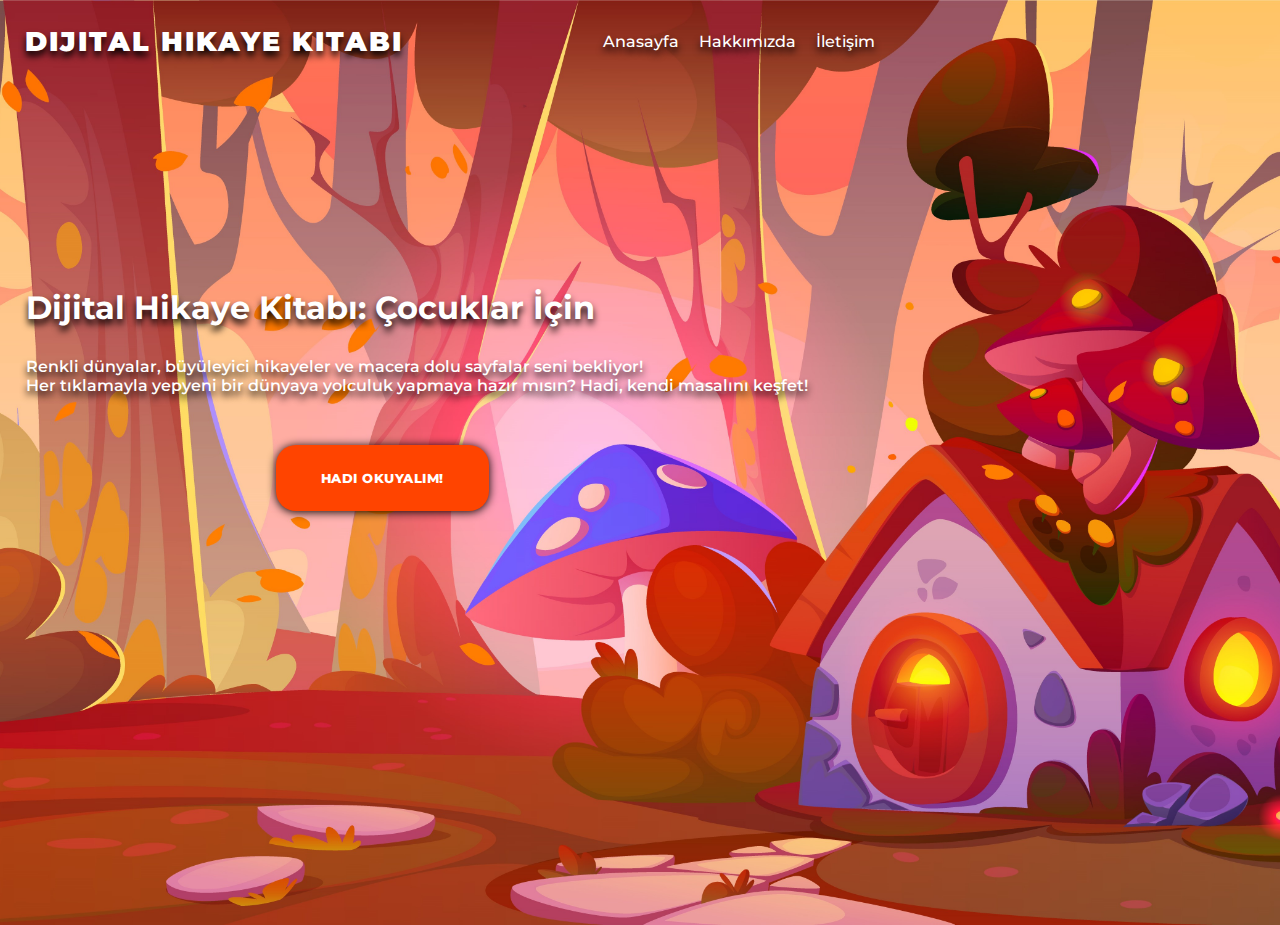
<file: index.html>
<!DOCTYPE html>
<html lang="en">
  <head>
    <meta charset="UTF-8" />
    <meta name="viewport" content="width=device-width, initial-scale=1.0" />
    <!-- CSS Kısmı -->
    <link rel="stylesheet" href="style.css" />
    <!-- Font-Awesome -->
    <link
      rel="stylesheet"
      href="https://cdnjs.cloudflare.com/ajax/libs/font-awesome/6.6.0/css/all.min.css"
      integrity="sha512-Kc323vGBEqzTmouAECnVceyQqyqdsSiqLQISBL29aUW4U/M7pSPA/gEUZQqv1cwx4OnYxTxve5UMg5GT6L4JJg=="
      crossorigin="anonymous"
      referrerpolicy="no-referrer"
    />
    <link rel="preconnect" href="https://fonts.googleapis.com" />
    <link rel="preconnect" href="https://fonts.gstatic.com" crossorigin />
    <link
      href="https://fonts.googleapis.com/css2?family=Quicksand:wght@300..700&display=swap"
      rel="stylesheet"
    />
    <!-- Google Fonts -->
    <link rel="preconnect" href="https://fonts.googleapis.com" />
    <link rel="preconnect" href="https://fonts.gstatic.com" crossorigin />
    <link
      href="https://fonts.googleapis.com/css2?family=Montserrat:ital,wght@0,100..900;1,100..900&display=swap"
      rel="stylesheet"
    />

    <link rel="shortcut icon" href="/img/logo.jpg" type="image/x-icon" >
    <title>Dijital Hikaye Kitabı</title>
  </head>
  <body>
    <header class="header">
      <div class="baslik">
        <h2>Dijital Hikaye Kitabı</h2>
      </div>
      <div class="links">
        <ul>
          <li><a href="index.html">Anasayfa</a></li>
          <li><a href="hakkimizda.html">Hakkımızda</a></li>
          <li><a href="iletisim.html">İletişim</a></li>
        </ul>
      </div>
      <div class="icons">
       <!-- <a href="login.html"><i class="fa-regular fa-user"></i></a>  -->
        <!-- <i class="fa-regular fa-image"></i> -->
        <!-- <i class="fa-solid fa-bars"></i> -->
      </div>
    </header>

    <main class="main">
      <div class="left">
        <div class="baslik1">
          <h1> Dijital  Hikaye Kitabı: Çocuklar İçin</h1>
          <p>
            Renkli dünyalar, büyüleyici hikayeler ve macera dolu sayfalar seni
            bekliyor! <br />
            Her tıklamayla yepyeni bir dünyaya yolculuk yapmaya hazır mısın?
            Hadi, kendi masalını keşfet!
          </p>
        </div>
      </div>
      <div class="right">
        <div class="button">
           <a href="login.html"> <button id="myButton">Hadi Okuyalım!</button> </a> 
            <!-- <audio src="sound/Fairy Dust Sound Effect.mp3" id="hoverSound"></audio> -->
        </div>
      </div>
      
    </main>
    <script src="app.js"></script>
  </body>
</html>
</file>
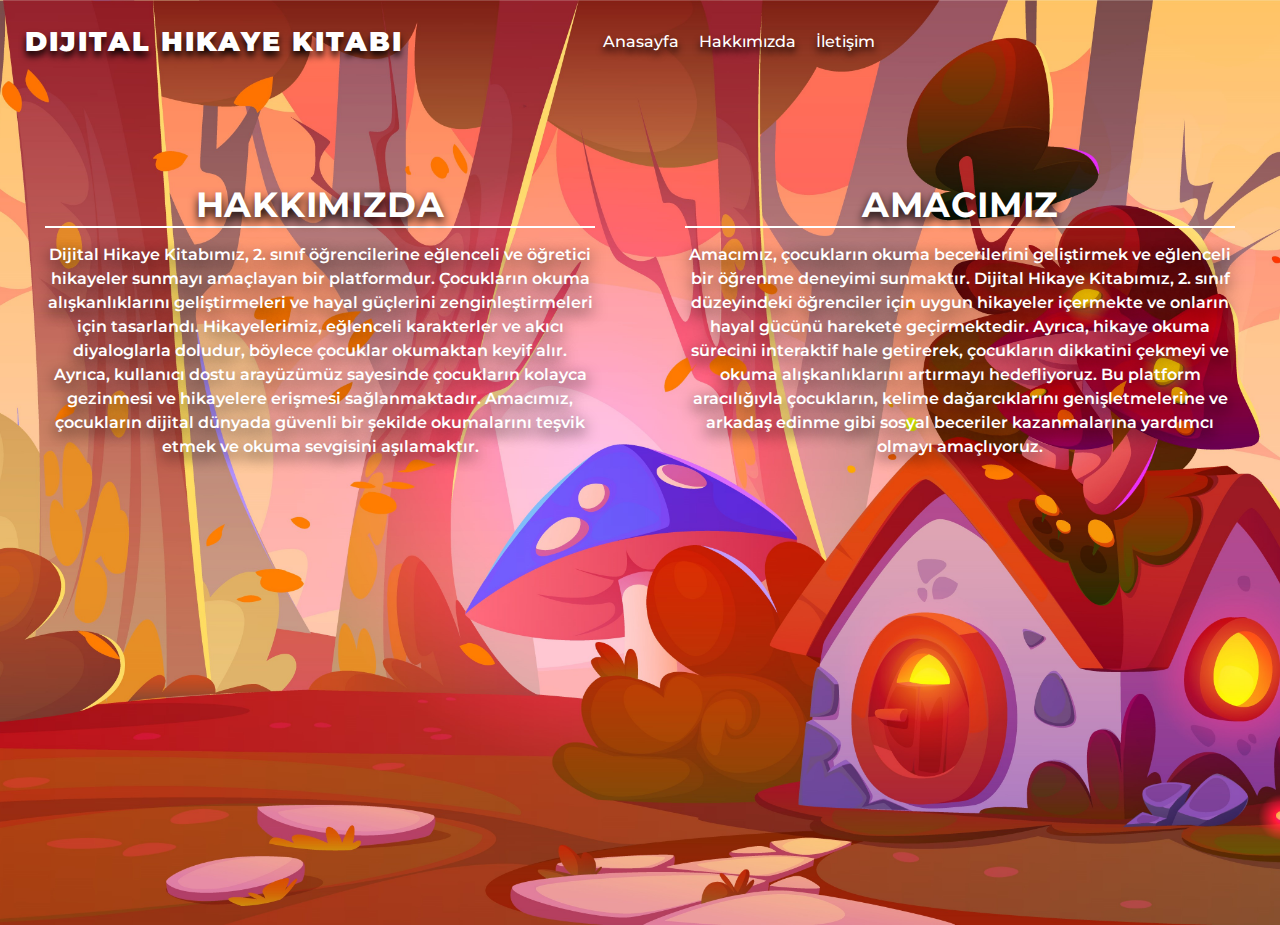
<file: hakkimizda.html>
<!DOCTYPE html>
<html lang="en">
  <head>
    <meta charset="UTF-8" />
    <meta name="viewport" content="width=device-width, initial-scale=1.0" />
    <!-- CSS Kısmı -->
    <link rel="stylesheet" href="style.css" />
    <link rel="stylesheet" href="hakkimizda.css" />
    <!-- Font-Awesome -->
    <link
      rel="stylesheet"
      href="https://cdnjs.cloudflare.com/ajax/libs/font-awesome/6.6.0/css/all.min.css"
      integrity="sha512-Kc323vGBEqzTmouAECnVceyQqyqdsSiqLQISBL29aUW4U/M7pSPA/gEUZQqv1cwx4OnYxTxve5UMg5GT6L4JJg=="
      crossorigin="anonymous"
      referrerpolicy="no-referrer"
    />
    <link rel="preconnect" href="https://fonts.googleapis.com" />
    <link rel="preconnect" href="https://fonts.gstatic.com" crossorigin />
    <link
      href="https://fonts.googleapis.com/css2?family=Quicksand:wght@300..700&display=swap"
      rel="stylesheet"
    />
    <!-- Google Fonts -->
    <link rel="preconnect" href="https://fonts.googleapis.com" />
    <link rel="preconnect" href="https://fonts.gstatic.com" crossorigin />
    <link
      href="https://fonts.googleapis.com/css2?family=Montserrat:ital,wght@0,100..900;1,100..900&display=swap"
      rel="stylesheet"
    />

    <link rel="shortcut icon" href="/img/logo.jpg" type="image/x-icon" >
    <title>Dijital Hikaye Kitabı</title>
  </head>
  <body>
    <header class="header">
      <div class="baslik">
        <h2>Dijital Hikaye Kitabı</h2>
      </div>
      <div class="links">
        <ul>
          <li><a href="index.html">Anasayfa</a></li>
          <li><a href="hakkimizda.html">Hakkımızda</a></li>
          <li><a href="iletisim.html">İletişim</a></li>
        </ul>
      </div>
      <div class="icons">
        <!-- <a href="login.html"><i class="fa-regular fa-user"></i></a> -->
        <!-- <i class="fa-regular fa-image"></i> -->
        <!-- <i class="fa-solid fa-wand-magic-sparkles"></i> -->
      </div>
    </header>

    <div class="hakkimizda">
      <div class="left">
        <h1>Hakkımızda</h1>
        <p>
          Dijital Hikaye Kitabımız, 2. sınıf öğrencilerine eğlenceli ve öğretici
          hikayeler sunmayı amaçlayan bir platformdur. 
          Çocukların okuma alışkanlıklarını geliştirmeleri ve hayal güçlerini
          zenginleştirmeleri için tasarlandı. 
          Hikayelerimiz, eğlenceli karakterler ve akıcı diyaloglarla doludur,
          böylece çocuklar okumaktan keyif alır. 
          Ayrıca, kullanıcı dostu arayüzümüz sayesinde çocukların kolayca
          gezinmesi ve hikayelere erişmesi sağlanmaktadır. Amacımız, çocukların
          dijital dünyada güvenli bir şekilde okumalarını teşvik etmek ve okuma
          sevgisini aşılamaktır.
        </p>
      </div>
      <div class="right">
        <h1>Amacımız</h1>
        <p>
          Amacımız, çocukların okuma becerilerini geliştirmek ve eğlenceli bir
          öğrenme deneyimi sunmaktır. Dijital Hikaye Kitabımız, 2. sınıf
          düzeyindeki öğrenciler için uygun hikayeler içermekte ve onların hayal
          gücünü harekete geçirmektedir. Ayrıca, hikaye okuma sürecini
          interaktif hale getirerek, çocukların dikkatini çekmeyi ve okuma
          alışkanlıklarını artırmayı hedefliyoruz. Bu platform aracılığıyla
          çocukların, kelime dağarcıklarını genişletmelerine ve arkadaş edinme
          gibi sosyal beceriler kazanmalarına yardımcı olmayı amaçlıyoruz.
        </p>
      </div>
    </div>
  </body>
</html>
</file>
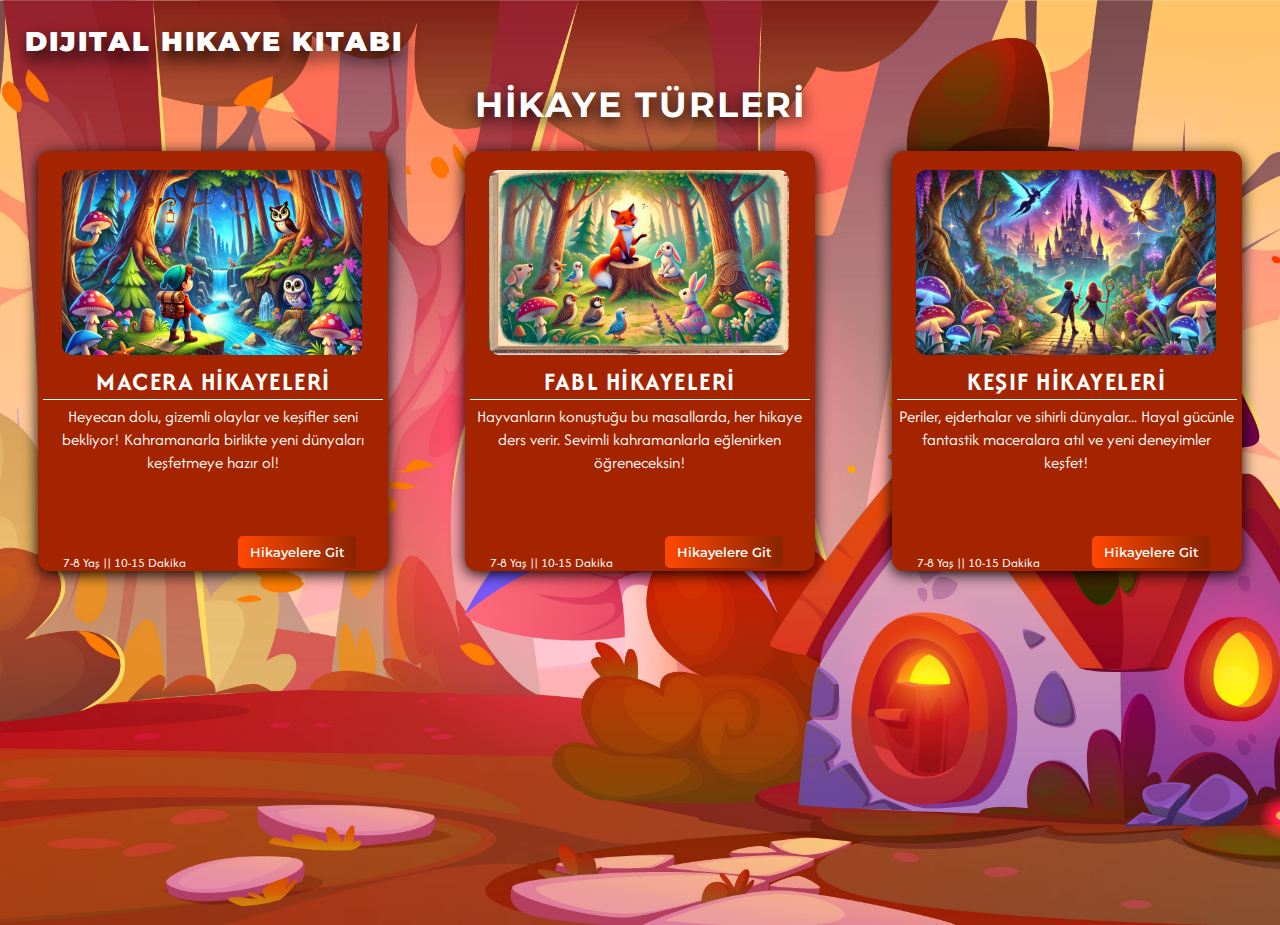
<file: hikayeler.html>
<!DOCTYPE html>
<html lang="en">
  <head>
    <meta charset="UTF-8" />
    <meta name="viewport" content="width=device-width, initial-scale=1.0" />
    <!-- CSS Kısmı -->
    <!-- <link rel="stylesheet" href="style.css" /> -->
    <link rel="stylesheet" href="hikayeler.css" />
    <!-- Font-Awesome -->
    <link
      rel="stylesheet"
      href="https://cdnjs.cloudflare.com/ajax/libs/font-awesome/6.6.0/css/all.min.css"
      integrity="sha512-Kc323vGBEqzTmouAECnVceyQqyqdsSiqLQISBL29aUW4U/M7pSPA/gEUZQqv1cwx4OnYxTxve5UMg5GT6L4JJg=="
      crossorigin="anonymous"
      referrerpolicy="no-referrer"
    />
    <link rel="preconnect" href="https://fonts.googleapis.com" />
    <link rel="preconnect" href="https://fonts.gstatic.com" crossorigin />
    <link
      href="https://fonts.googleapis.com/css2?family=Quicksand:wght@300..700&display=swap"
      rel="stylesheet"
    />
    <!-- Google Fonts -->
    <link rel="preconnect" href="https://fonts.googleapis.com" />
    <link rel="preconnect" href="https://fonts.gstatic.com" crossorigin />
    <link
      href="https://fonts.googleapis.com/css2?family=Montserrat:ital,wght@0,100..900;1,100..900&display=swap"
      rel="stylesheet"
    />

    <link rel="preconnect" href="https://fonts.googleapis.com" />
    <link rel="preconnect" href="https://fonts.gstatic.com" crossorigin />
    <link
      href="https://fonts.googleapis.com/css2?family=Afacad+Flux:wght@100..1000&display=swap"
      rel="stylesheet"
    />

    <link rel="shortcut icon" href="/img/logo.jpg" type="image/x-icon" >
    <title>Dijital Hikaye Kitabı</title>
  </head>
  <body>
    <header class="header">
      <div class="baslik">
        <h2>Dijital Hikaye Kitabı</h2>
      </div>
      <div class="links">
        <ul>
          <li><a href="index.html">Anasayfa</a></li>
          <li><a href="hakkimizda.html">Hakkımızda</a></li>
          <li><a href="iletisim.html">İletişim</a></li>
        </ul>
      </div>
      <div class="icons">
        <a href="profil.html"><i class="fa-regular fa-user"></i></a> 
        <a href="login.html">
          <i class="fa-solid fa-right-from-bracket"></i>
        </a>
        <!-- <i class="fa-regular fa-image"></i> -->
        <!-- <i class="fa-solid fa-bars"></i> -->
      </div>
    </header>
    <div class="hikayeTurleri">
      <h2 class="hikayeTurleri">Hİkaye Türlerİ</h2>
    </div>
    <div class="container">
      <div class="box">
        <div class="image">
          <img src="img/macera.jpg" alt="" />
        </div>
        <div class="baslik">
          <h2>Macera HİKAYELERİ</h2>
        </div>
        <div class="ozet">
          <p>
            Heyecan dolu, gizemli olaylar ve keşifler seni bekliyor!
            Kahramanarla birlikte yeni dünyaları keşfetmeye hazır ol!
          </p>
        </div>
        <div class="bilgiKismi">
          <span> 7-8 Yaş || 10-15 Dakika</span>
        </div>
        <div class="btnHikayeler">
          <button>
            <a href="uzayhikayesi.html"> Hikayelere Git <i class="fa-solid fa-circle-chevron-right"></i> </a>
          </button>
        </div>
      </div>
      <div class="box">
        <div class="image">
          <img src="img/fabl.jpg" alt="" />
        </div>
        <div class="baslik">
          <h2>Fabl HİKAYELERİ</h2>
        </div>
        <div class="ozet">
          <p>
            Hayvanların konuştuğu bu masallarda, her hikaye ders verir. Sevimli
            kahramanlarla eğlenirken öğreneceksin!
          </p>
        </div>
        <div class="bilgiKismi">
          <span> 7-8 Yaş || 10-15 Dakika</span>
        </div>
        <div class="btnHikayeler">
          <button>
           <a href="fabl.html"> Hikayelere Git <i class="fa-solid fa-circle-chevron-right"></i> </a>
          </button>
        </div>
      </div>
      <div class="box">
        <div class="image">
          <img src="img/fantasik.jpg" alt="" />
        </div>
        <div class="baslik">
          <h2>Keşif HİKAYELERİ</h2>
        </div>
        <div class="ozet">
          <p>
            Periler, ejderhalar ve sihirli dünyalar... Hayal gücünle fantastik
            maceralara atıl ve yeni deneyimler <br> keşfet!
          </p>
        </div>
        <div class="bilgiKismi">
          <span> 7-8 Yaş || 10-15 Dakika</span>
        </div>
        <div class="btnHikayeler">
          <button>
           <a href="kesif.html"> Hikayelere Git <i class="fa-solid fa-circle-chevron-right"></i> </a>
          </button>
        </div>
      </div>
    </div>

    <!-- <div class="container2">
      <div class="box">
        <div class="image">
          <img src="img/arkadas.jpg" alt="" />
        </div>
        <div class="baslik">
          <h2>Arkadaşlık</h2>
        </div>
        <div class="ozet">
          <p>
            Gerçek dostlar her zaman yanında! Arkadaşlarınla yaşadığın komik ve
            güzel anılar burada.
          </p>
        </div>
        <div class="bilgiKismi">
          <span> 7-8 Yaş || 10-15 Dakika</span>
        </div>
        <div class="btnHikayeler">
          <button>
            Hikayelere Git <i class="fa-solid fa-circle-chevron-right"></i>
          </button>
        </div>
      </div>
      <div class="box">
        <div class="image">
          <img src="img/fantasik.jpg" alt="" />
        </div>
        <div class="baslik">
          <h2>Fantastik</h2>
        </div>
        <div class="ozet">
          <p>
            Periler, ejderhalar ve sihirli dünyalar... Hayal gücünle fantastik
            maceralara atıl!
          </p>
        </div>
        <div class="bilgiKismi">
          <span> 7-8 Yaş || 10-15 Dakika</span>
        </div>
        <div class="btnHikayeler">
          <button>
            Hikayelere Git <i class="fa-solid fa-circle-chevron-right"></i>
          </button>
        </div>
      </div>
      <div class="box">
        <div class="image">
          <img src="img/eğitici.jpg" alt="" />
        </div>
        <div class="baslik">
          <h2>Eğitici</h2>
        </div>
        <div class="ozet">
          <p>
            Hem eğlen, hem öğren! Bu hikayelerde yeni bilgiler keşfet ve dünyayı
            daha iyi tanı.
          </p>
        </div>
        <div class="bilgiKismi">
          <span> 7-8 Yaş || 10-15 Dakika</span>
        </div>
        <div class="btnHikayeler">
          <button>
            Hikayelere Git <i class="fa-solid fa-circle-chevron-right"></i>
          </button>
        </div>
      </div>
    </div> -->

    <script src="app.js"></script>
  </body>
</html>
</file>
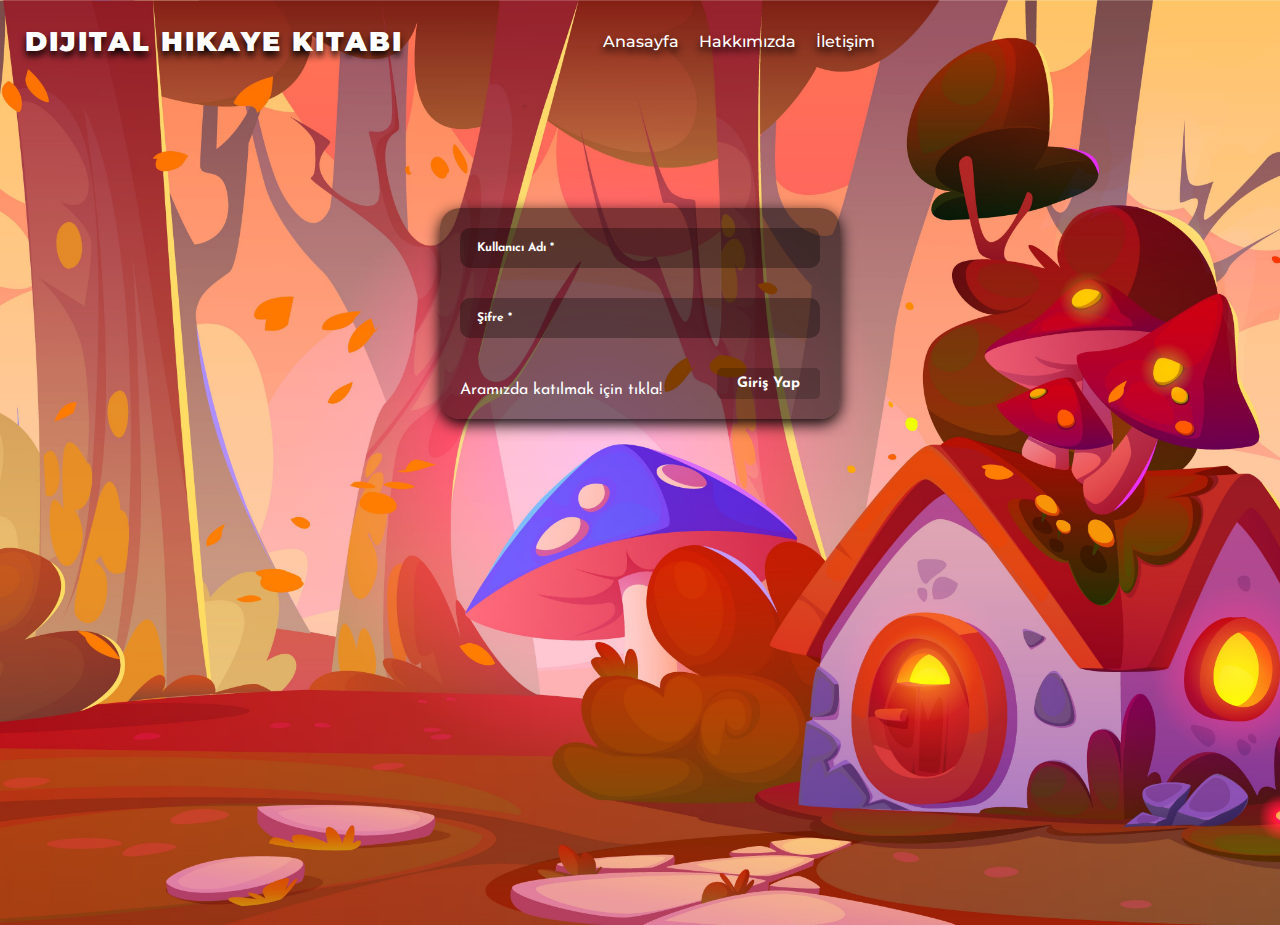
<file: login.html>
<!DOCTYPE html>
<html lang="en">
  <head>
    <meta charset="UTF-8" />
    <meta name="viewport" content="width=device-width, initial-scale=1.0" />
    <!-- CSS Kısmı -->
    <link rel="stylesheet" href="style.css" />
    <link rel="stylesheet" href="login.css" />
    <!-- Font-Awesome -->
    <link
      rel="stylesheet"
      href="https://cdnjs.cloudflare.com/ajax/libs/font-awesome/6.6.0/css/all.min.css"
      integrity="sha512-Kc323vGBEqzTmouAECnVceyQqyqdsSiqLQISBL29aUW4U/M7pSPA/gEUZQqv1cwx4OnYxTxve5UMg5GT6L4JJg=="
      crossorigin="anonymous"
      referrerpolicy="no-referrer"
    />
    <link rel="preconnect" href="https://fonts.googleapis.com" />
    <link rel="preconnect" href="https://fonts.gstatic.com" crossorigin />
    <link
      href="https://fonts.googleapis.com/css2?family=Quicksand:wght@300..700&display=swap"
      rel="stylesheet"
    />
    <link rel="preconnect" href="https://fonts.googleapis.com" />
    <link rel="preconnect" href="https://fonts.gstatic.com" crossorigin />
    <link
      href="https://fonts.googleapis.com/css2?family=Josefin+Sans:ital,wght@0,100..700;1,100..700&display=swap"
      rel="stylesheet"
    />
    <!-- Google Fonts -->
    <link rel="preconnect" href="https://fonts.googleapis.com" />
    <link rel="preconnect" href="https://fonts.gstatic.com" crossorigin />
    <link
      href="https://fonts.googleapis.com/css2?family=Montserrat:ital,wght@0,100..900;1,100..900&display=swap"
      rel="stylesheet"
    />

    <link rel="shortcut icon" href="/img/logo.jpg" type="image/x-icon" >
    <title>Dijital Hikaye Kitabı</title>
  </head>
  <body>
    <header class="header">
      <div class="baslik">
        <h2>Dijital Hikaye Kitabı</h2>
      </div>
      <div class="links">
        <ul>
          <li><a href="index.html">Anasayfa</a></li>
          <li><a href="hakkimizda.html">Hakkımızda</a></li>
          <li><a href="iletisim.html">İletişim</a></li>
        </ul>
      </div>
      <div class="icons">
        <!-- <a href="login.html"><i class="fa-regular fa-user"></i></a> -->
        <!-- <i class="fa-regular fa-image"></i> -->
        <!-- <i class="fa-solid fa-wand-magic-sparkles"></i> -->
      </div>
    </header>

    <!-- <div class="login">
      <form>
        <div class="formGroup">
          <input type="text" id="loginUsername" required />
          <span>Kullanıcı Adı *</span>
        </div>

        <div class="formGroup">
          <input type="password" id="loginPassword" required />
          <span>Şifre *</span>
        </div>

        <div class="btnGroup">
          <a href="signup.html">Aramızda katılmak için tıkla!</a>
          <a href="hikayeler.html"> <button>Giriş Yap</button> </a>
        </div>
      </form>
    </div> -->

    
    <div class="login">
      <form id="loginForm">
          <div class="formGroup">
              <input type="text" id="loginUsername" required />
              <span>Kullanıcı Adı *</span>
          </div>

          <div class="formGroup">
              <input type="password" id="loginPassword" required />
              <span>Şifre *</span>
          </div>

          <div class="btnGroup">
              <a href="signup.html">Aramızda katılmak için tıkla!</a>
              <button type="button" id="loginButton">Giriş Yap</button>
          </div>
      </form>
  </div>

  <script>
    document.getElementById("loginButton").addEventListener("click", function() {
        const enteredUsername = document.getElementById("loginUsername").value;
        const enteredPassword = document.getElementById("loginPassword").value;

        // localStorage'da saklanan kullanıcı bilgilerini al
        const savedUsername = localStorage.getItem("username");
        const savedPassword = localStorage.getItem("password");

        // Kullanıcı adını ve şifreyi doğrula
        if (enteredUsername === savedUsername && enteredPassword === savedPassword) {
            alert("Giriş başarılı!");
            window.location.href = "hikayeler.html"; // Başarılı girişte hikayeler sayfasına yönlendir
        } else {
            alert("Kullanıcı adı veya şifre hatalı.");
        }
    });

    // ENTER tuşuna basıldığında giriş işlemini tetikle
    document.addEventListener("keydown", function(event) {
        if (event.key === "Enter") {
            document.getElementById("loginButton").click();
        }
    });
</script>



  </body>
</html>
</file>
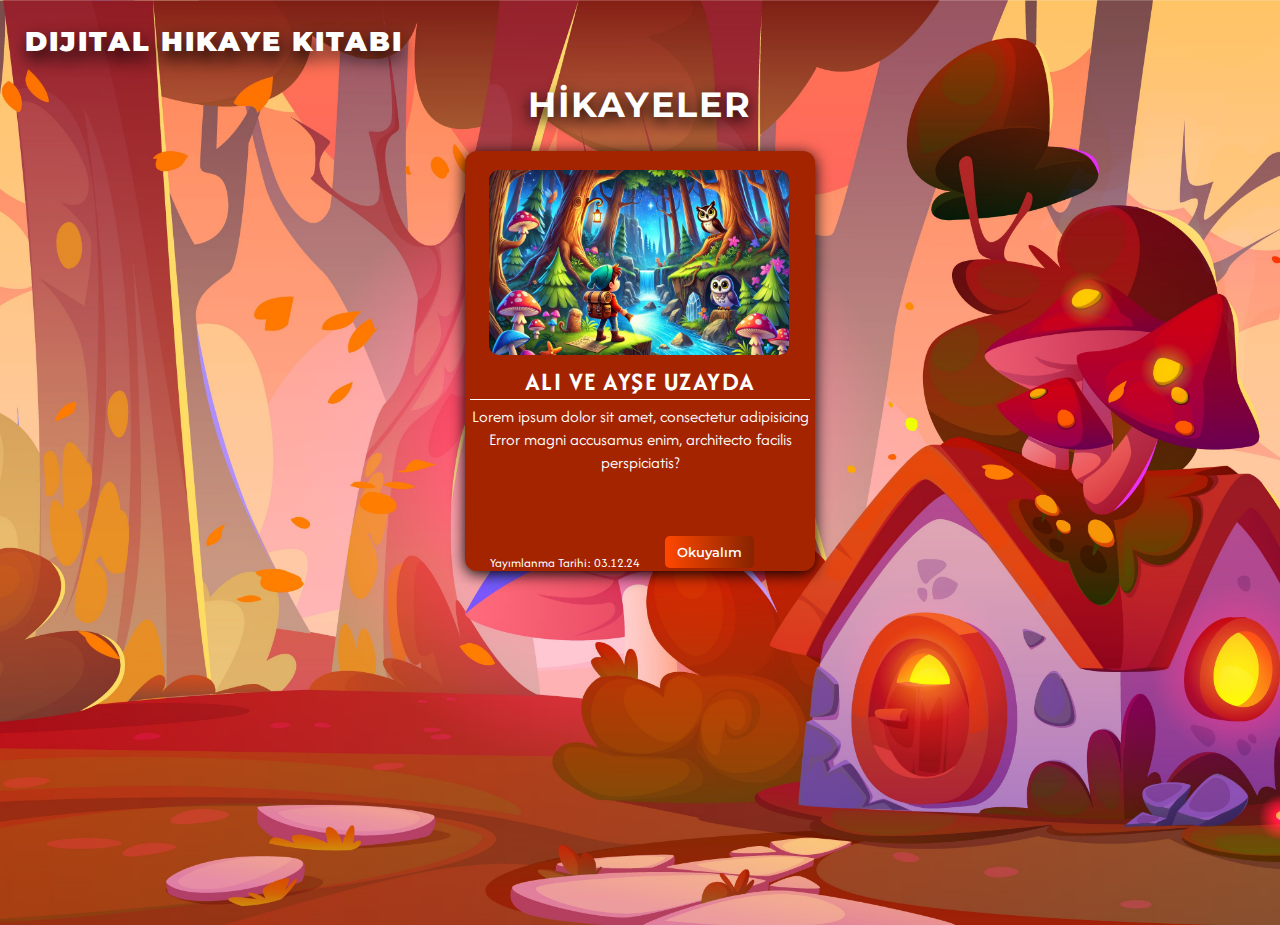
<file: macera.html>
<!DOCTYPE html>
<html lang="en">
  <head>
    <meta charset="UTF-8" />
    <meta name="viewport" content="width=device-width, initial-scale=1.0" />
    <!-- CSS Kısmı -->
    <!-- <link rel="stylesheet" href="style.css" /> -->
    <link rel="stylesheet" href="macera.css" />
    <!-- Font-Awesome -->
    <link
      rel="stylesheet"
      href="https://cdnjs.cloudflare.com/ajax/libs/font-awesome/6.6.0/css/all.min.css"
      integrity="sha512-Kc323vGBEqzTmouAECnVceyQqyqdsSiqLQISBL29aUW4U/M7pSPA/gEUZQqv1cwx4OnYxTxve5UMg5GT6L4JJg=="
      crossorigin="anonymous"
      referrerpolicy="no-referrer"
    />
    <link rel="preconnect" href="https://fonts.googleapis.com" />
    <link rel="preconnect" href="https://fonts.gstatic.com" crossorigin />
    <link
      href="https://fonts.googleapis.com/css2?family=Quicksand:wght@300..700&display=swap"
      rel="stylesheet"
    />
    <!-- Google Fonts -->
    <link rel="preconnect" href="https://fonts.googleapis.com" />
    <link rel="preconnect" href="https://fonts.gstatic.com" crossorigin />
    <link
      href="https://fonts.googleapis.com/css2?family=Montserrat:ital,wght@0,100..900;1,100..900&display=swap"
      rel="stylesheet"
    />

    <link rel="preconnect" href="https://fonts.googleapis.com" />
    <link rel="preconnect" href="https://fonts.gstatic.com" crossorigin />
    <link
      href="https://fonts.googleapis.com/css2?family=Afacad+Flux:wght@100..1000&display=swap"
      rel="stylesheet"
    />

    <link rel="shortcut icon" href="/img/logo.jpg" type="image/x-icon" >
    <title>Dijital Hikaye Kitabı</title>
  </head>
  <body>
    <header class="header">
      <div class="baslik">
        <h2>Dijital Hikaye Kitabı</h2>
      </div>
      <div class="links">
        <ul>
          <li><a href="index.html">Anasayfa</a></li>
          <li><a href="hakkimizda.html">Hakkımızda</a></li>
          <li><a href="iletisim.html">İletişim</a></li>
        </ul>
      </div>
      <div class="icons">
        <a href="login.html">
          <i class="fa-solid fa-right-from-bracket"></i>
        </a>
        <i class="fa-regular fa-image"></i>
        <i class="fa-solid fa-bars"></i>
      </div>
    </header>
    <div class="hikayeTurleri">
      <h2 class="hikayeTurleri">Hİkayeler</h2>
    </div>
     
    <div class="container">
      <div class="box">
        <div class="image">
          <img src="img/macera.jpg" alt="" />
        </div>
        <div class="baslik">
          <h2>Ali ve Ayşe Uzayda</h2>
        </div>
        <div class="ozet">
          <p>
           Lorem ipsum dolor sit amet, consectetur adipisicing <br>
           Error magni accusamus enim, architecto facilis perspiciatis?
          </p>
        </div>
        <div class="bilgiKismi">
          <span> Yayımlanma Tarihi: 03.12.24 </span>
        </div>
        <div class="btnHikayeler">
          <button>
            <a href="uzayhikayesi.html"> Okuyalım <i class="fa-solid fa-circle-chevron-right"></i> </a>
          </button>
        </div>
      </div>
      <!--
      <div class="box">
        <div class="image">
          <img src="img/fabl.jpg" alt="" />
        </div>
        <div class="baslik">
          <h2>Fabl HİKAYELERİ</h2>
        </div>
        <div class="ozet">
          <p>
            Hayvanların konuştuğu bu masallarda, her hikaye ders verir. Sevimli
            kahramanlarla eğlenirken öğreneceksin!
          </p>
        </div>
        <div class="bilgiKismi">
          <span> 7-8 Yaş || 10-15 Dakika</span>
        </div>
        <div class="btnHikayeler">
          <button>
           <a href="fabl.html"> Hikayelere Git <i class="fa-solid fa-circle-chevron-right"></i> </a>
          </button>
        </div>
      </div>
      <div class="box">
        <div class="image">
          <img src="img/fantasik.jpg" alt="" />
        </div>
        <div class="baslik">
          <h2>Fantastik HİKAYELER</h2>
        </div>
        <div class="ozet">
          <p>
            Periler, ejderhalar ve sihirli dünyalar... Hayal gücünle fantastik
            maceralara atıl! Lorem ipsum dolor sit amet.
          </p>
        </div>
        <div class="bilgiKismi">
          <span> 7-8 Yaş || 10-15 Dakika</span>
        </div>
        <div class="btnHikayeler">
          <button>
           <a href="fantastik.html"> Hikayelere Git <i class="fa-solid fa-circle-chevron-right"></i> </a>
          </button>
        </div>
      </div>
    </div>
 -->

    <script src="app.js"></script>
  </body>
</html>
</file>
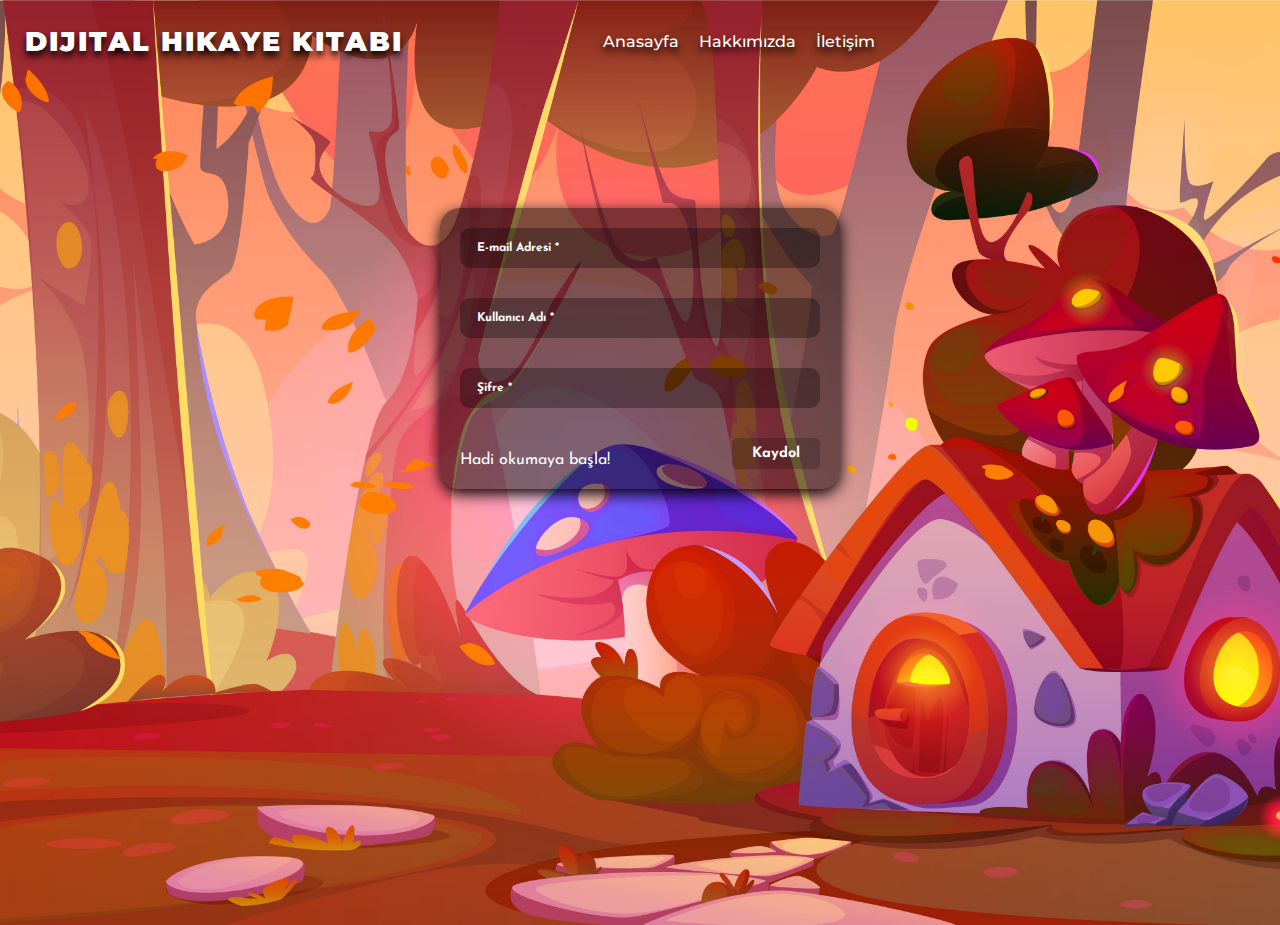
<file: signup.html>
<!DOCTYPE html>
<html lang="en">
  <head>
    <meta charset="UTF-8" />
    <meta name="viewport" content="width=device-width, initial-scale=1.0" />
    <!-- CSS Kısmı -->
    <link rel="stylesheet" href="style.css" />
    <link rel="stylesheet" href="login.css" />
    <!-- Font-Awesome -->
    <link
      rel="stylesheet"
      href="https://cdnjs.cloudflare.com/ajax/libs/font-awesome/6.6.0/css/all.min.css"
      integrity="sha512-Kc323vGBEqzTmouAECnVceyQqyqdsSiqLQISBL29aUW4U/M7pSPA/gEUZQqv1cwx4OnYxTxve5UMg5GT6L4JJg=="
      crossorigin="anonymous"
      referrerpolicy="no-referrer"
    />
    <link rel="preconnect" href="https://fonts.googleapis.com" />
    <link rel="preconnect" href="https://fonts.gstatic.com" crossorigin />
    <link
      href="https://fonts.googleapis.com/css2?family=Quicksand:wght@300..700&display=swap"
      rel="stylesheet"
    />
    <link rel="preconnect" href="https://fonts.googleapis.com" />
    <link rel="preconnect" href="https://fonts.gstatic.com" crossorigin />
    <link
      href="https://fonts.googleapis.com/css2?family=Josefin+Sans:ital,wght@0,100..700;1,100..700&display=swap"
      rel="stylesheet"
    />
    <!-- Google Fonts -->
    <link rel="preconnect" href="https://fonts.googleapis.com" />
    <link rel="preconnect" href="https://fonts.gstatic.com" crossorigin />
    <link
      href="https://fonts.googleapis.com/css2?family=Montserrat:ital,wght@0,100..900;1,100..900&display=swap"
      rel="stylesheet"
    />

    <link rel="shortcut icon" href="/img/logo.jpg" type="image/x-icon" >
    <title>Dijital Hikaye Kitabı</title>
  </head>
  <body>
    <header class="header">
      <div class="baslik">
        <h2>Dijital Hikaye Kitabı</h2>
      </div>
      <div class="links">
        <ul>
          <li><a href="index.html">Anasayfa</a></li>
          <li><a href="hakkimizda.html">Hakkımızda</a></li>
          <li><a href="iletisim.html">İletişim</a></li>
        </ul>
      </div>
      <div class="icons">
        <!-- <a href="login.html"><i class="fa-regular fa-user"></i></a>  -->
        <!-- <i class="fa-regular fa-image"></i> -->
        <!-- <i class="fa-solid fa-wand-magic-sparkles"></i> -->
      </div>
    </header>

    <!-- <div class="login">
      <form>

        <div class="formGroup">
            <input type="email" id="email" required />
            <span>E-mail Adresi *</span>
          </div>
    
        <div class="formGroup">
          <input type="text" id="username" required />
          <span>Kullanıcı Adı *</span>
        </div>

        <div class="formGroup">
          <input type="password" id="password" required />
          <span>Şifre *</span>
        </div>

        <div class="btnGroup">
          <a href="login.html">Hadi okumaya başla!</a>
          <button>Kaydol</button>
        </div>
      </form>
    </div>
     -->
    

     <div class="login">
      <form id="signupForm">
          <div class="formGroup">
              <input type="email" id="email" required />
              <span>E-mail Adresi *</span>
          </div>

          <div class="formGroup">
              <input type="text" id="username" required />
              <span>Kullanıcı Adı *</span>
          </div>

          <div class="formGroup">
              <input type="password" id="password" required />
              <span>Şifre *</span>
          </div>

          <div class="btnGroup">
              <a href="login.html">Hadi okumaya başla!</a>
              <button type="button" id="signupButton">Kaydol</button>
          </div>
      </form>
  </div>

  <script>
      document.getElementById("signupButton").addEventListener("click", function() {
          const email = document.getElementById("email").value;
          const username = document.getElementById("username").value;
          const password = document.getElementById("password").value;

          if (username && password && email) {
              // Kullanıcı bilgilerini localStorage'da sakla
              localStorage.setItem("email", email);
              localStorage.setItem("username", username);
              localStorage.setItem("password", password);

              alert("Kayıt başarılı! Giriş yapabilirsiniz.");
              window.location.href = "login.html"; // Giriş sayfasına yönlendir
          } else {
              alert("Lütfen tüm alanları doldurun!");
          }
      });
  </script>

  </body>
</html>
</file>
<file: style.css>
*{
    padding: 0;
    margin: 0;
    box-sizing: border-box;
    text-decoration: none;
    list-style: none;
    font-family: "Montserrat", sans-serif;
}
body{
  background-image: url(img/background-image.jpg);
  background-repeat: no-repeat;
  background-size: cover; /* Görselin ekranı kaplaması */
  background-position: center; /* Görseli merkezde tutar */
  min-height: 100vh; /* Ekran yüksekliğini minimum 100vh yapar */
  overflow: hidden; /* Taşmayı engelle */
}


.header{
    display: flex;
    align-items: center;
    justify-content: space-between;
    margin: 25px;
}


.header .baslik h2{
text-transform: uppercase;
letter-spacing: 2px;
font-size: 27px;
cursor: pointer;
font-weight: 900;
color: white;
text-shadow: rgb(0, 0, 0) 0px 5px 7px;
user-select: none;
}
.header .baslik h2:hover{  
    transform: translateY(-3px);
    color: rgb(228, 99, 0);
    transition: .5s;
}


.header .links{
    margin-right: 200px;
}
.header .links ul{
    display: flex;
}
 .header .links ul li{
    margin-left: 20px;
 }

 .header .links ul li a{
    color: white;
    font-weight: 500;
    text-shadow: rgb(0, 0, 0) 0px 5px 7px;
    user-select: none;
 }
.header .links ul li a:hover{
    color: rgb(228, 99, 0);    
    transition: .3s;
    
}

 .header .links ul li:hover{
    transform: translateY(-1px);
    transition: .4s;
 }

 .header .icons i{
    margin-left: 20px;
    font-size: 17px;
    cursor: pointer;
    color: white;
    text-shadow: rgb(0, 0, 0) 0px 5px 7px;
    user-select: none;
 }
 .header .icons i:hover{
    color: rgb(228, 99, 0);
    transition: .3s;
 }

 .main{
    position: absolute;
    top: 32%;
    left: 2%;
 }

 .main .left .baslik1 h1{
    color: white;
    margin-bottom: 30px;
    text-shadow: rgb(0, 0, 0) 0px 5px 7px;
    user-select: none;
    
 }

 .main .left .baslik1 p{
    color: white;
    font-weight: 550;
    text-shadow: rgb(0, 0, 0) 0px 5px 7px;
    user-select: none; 
    
            
 }

 .main .right .button button{
    padding: 25px 45px;
    position: relative;
    top: 50px;
    left: 250px;
    border: none;
    border-radius: 20px;
    cursor: pointer;
    font-weight: 800;
    letter-spacing: 0.5px;
    text-transform: uppercase;
    color: white;
    background-color: rgb(255, 68, 0);
    user-select: none;
    box-shadow: black 0px 1px 10px;
   
 }


 .main .right .button button:hover{
    background-color: rgb(216, 0, 0);
    box-shadow: rgb(0, 0, 0) 2px 5px 20px;
    text-shadow: rgb(255, 255, 255) 0px 0px 10px, 0px 0px 20px, 0px 0px 30px, 0px 0px 80px ;
    transition: .6s;
 }


 
 .hamburger-menu{
   position: relative;
   display: inline-block;
 }

 .hamburger-icon{
   font-size: 30px;
   cursor: pointer;
   background-color: transparent;
   border: none;
   color: #333;

 }

 .menu-items{
   list-style-type: none;
   padding: 0;
   margin: 0;
   display: none; 
   position: absolute;
   background-color: #f9f9f9;
   box-shadow: 0px 8px 16px 0px rgba(0, 0, 0, 0.2);
   z-index: 1;
   width: 200px;
 }

 .menu-items li{
   padding: 12px 16px;
 }

 menu-items li a{
   text-decoration: none;
   color: black;
   display: block;
   font-size: 18px;
 }

 .menu-items li a:hover{
   background-color: #ddd;
 }
 

 /* Tablet için medya sorgusu */
@media (max-width: 768px) {
   .header {
     flex-direction: column;
     text-align: center;
   }
 
   .links ul {
     flex-direction: column;
   }
 
   .links ul li {
     margin: 10px 0;
   }
 
   .main {
     flex-direction: column;
   }
 
   .left, .right {
     width: 100%;
     text-align: center;
   }
 
   .left .baslik1 h1 {
     font-size: 28px;
   }
 
   .left .baslik1 p {
     font-size: 16px;
   }
 
   .right .button button {
     font-size: 16px;
     padding: 10px 20px;
   }
 }
 
 /* Telefon için medya sorgusu */
 @media (max-width: 480px) {
   .header {
     padding: 10px;
   }
 
   .baslik h2 {
     font-size: 20px;
   }
 
   .icons i {
     font-size: 20px;
   }
 
   .main {
     padding: 10px;
   }
 
   .left .baslik1 h1 {
     font-size: 24px;
   }
 
   .left .baslik1 p {
     font-size: 14px;
   }
 
   .right .button button {
     font-size: 14px;
     padding: 8px 16px;
   }
 } 

 /* Tablet için medya sorgusu */
@media (max-width: 768px) {
   body {
     background-size: cover; /* Daha küçük ekranlarda arka plan görüntüsünü sığdır */
     height: auto; /* Yüksekliği otomatik yaparak taşmayı engeller */
     padding: 20px;
   }
 
   .right .button button {
     font-size: 16px; /* Buton yazı boyutunu küçült */
     padding: 12px 25px;
   }
 }
 
 /* Telefon için medya sorgusu */
 @media (max-width: 480px) {
   body {
     background-size: cover; /* Küçük ekranlarda arka planı tam ekran yap */
     height: auto;
     padding: 10px;
   }
 
   .right .button button {
     font-size: 14px; /* Telefon ekranı için buton yazı boyutunu daha da küçült */
     padding: 10px 20px;
     width: 100%; /* Butonu tam genişlik yaparak küçük ekranlarda taşmayı önler */
   }
 }
</file>
<file: hakkimizda.css>
*{
    padding: 0;
    margin: 0;
    box-sizing: border-box;
    text-decoration: none;
    list-style: none;
    font-family: "Montserrat", sans-serif;
}
body{
    background-image: url(img/background-image.jpg);
    background-repeat: no-repeat;
    background-size: cover;
    width: 100%;
    height: 100vh;
}

.header{
    display: flex;
    align-items: center;
    justify-content: space-between;
    margin: 25px;
}

.header .baslik h2{
text-transform: uppercase;
letter-spacing: 2px;
font-size: 27px;
cursor: pointer;
font-weight: 900;
color: white;
text-shadow: rgb(0, 0, 0) 0px 5px 7px;
user-select: none;
}
.header .baslik h2:hover{  
    transform: translateY(-3px);
    color: rgb(228, 99, 0);
    transition: .5s;
}


.header .links{
    margin-right: 200px;
}
.header .links ul{
    display: flex;
}
 .header .links ul li{
    margin-left: 20px;
 }

 .header .links ul li a{
    color: white;
    font-weight: 500;
    text-shadow: rgb(0, 0, 0) 0px 5px 7px;
    user-select: none;
 }
.header .links ul li a:hover{
    color: rgb(228, 99, 0);    
    transition: .3s;
    
}

 .header .links ul li:hover{
    transform: translateY(-1px);
    transition: .4s;
 }

 .header .icons i{
    margin-left: 20px;
    font-size: 17px;
    cursor: pointer;
    color: white;
    text-shadow: rgb(0, 0, 0) 0px 5px 7px;
    user-select: none;
 }
 .header .icons i:hover{
    color: rgb(228, 99, 0);
    transition: .3s;
 }

 .hakkimizda {
    display: flex;
    align-items: center;
    justify-content: space-around;
 }

 .hakkimizda .left{
    position: relative;
    top:100px;
    width: 550px;
    height: 300px;
    border-radius: 7px;
    color: white;
    text-shadow: black 0px 5px 10px;
    /* box-shadow: black 0px 0px 15px; */
    /* background: rgba(0, 0, 0, 0.4); */
    text-align: center;
 }
 .hakkimizda h1{
    margin-bottom: 15px;
    text-transform: uppercase;
    text-shadow: black 0px 5px 10px;
    letter-spacing: 0.05rem;
    border-bottom: 2px white solid;
    user-select: none;
    font-size: 35px
    
 }

 .hakkimizda .right{
    position: relative;
    top:100px;
    width: 550px;
    height: 300px;
    border-radius: 10px;
    color: white;
    /* box-shadow: black 0px 0px 0px;  */
    /* background: rgb(0, 0, 0, 0.2);  */
    text-align: center;
    user-select: none;

 }

 .hakkimizda p{
    font-weight: 600;
    line-height: 1.5;
    user-select: none;
    text-shadow: black 0px 5px 15px;
 }
</file>
<file: hikayeler.css>
*{
    padding: 0;
    margin: 0;
    box-sizing: border-box;
    text-decoration: none;
    list-style: none;
    font-family: "Montserrat", sans-serif;
}
body{
    /* background-color: rgb(201, 241, 201); */
    background: url(img/background-image.jpg);
    background-repeat: no-repeat;
    background-size: cover; /*Görselin ekranı kaplaması */
    background-position: center; /* Görseli merkezde tutar */
    min-height: 100vh; 
    /* overflow: hidden;  */
}

.header{
    display: flex;
    align-items: center;
    justify-content: space-between;
    margin: 25px;
    
}

.header .baslik h2{
text-transform: uppercase;
letter-spacing: 2px;
font-size: 27px;
cursor: pointer;
font-weight: 900;
color: white;
text-shadow: rgb(0, 0, 0) 2px 8px 17px;
user-select: none;
}
.header .baslik h2:hover{  
    transform: translateY(-3px);
    color: rgb(228, 99, 0);
    transition: .5s;
}


.header .links{
    margin-right: 200px;
    visibility: hidden;
}
.header .links ul{
    display: flex;
}
 .header .links ul li{
    margin-left: 20px;
 }

 .header .links ul li a{
    color: white;
    font-weight: 500;
    text-shadow: rgb(0, 0, 0) 0px 5px 7px;
    user-select: none;
 }
.header .links ul li a:hover{
    color: rgb(228, 99, 0);
    transition: .3s;
    
}

 .header .links ul li:hover{
    transform: translateY(-1px);
    transition: .4s;
 }

 .header .icons i{
    margin-left: 20px;
    font-size: 17px;
    cursor: pointer;
    color: white;
    text-shadow: rgb(0, 0, 0) 0px 5px 7px;
    user-select: none;
 }
 .header .icons i:hover{
    color: rgb(228, 99, 0);
    transition: .3s;
 }


 .container, .container2 {
    display: flex;
    gap: 0px; /* Kutucuklar arasındaki boşluk */
    justify-content: space-around;
    padding-top: 50px;
}

/* KUTUCUKLAR */

.box {
    background-color: #a42400;; 
    width: 350px; /* Genişlik */
    height: 420px; /* Yükseklik */
    box-shadow: black 0px 3px 15px;
    border-radius: 12px;
    
}

.container2{
    padding-top: 50px;
    padding-bottom: 50px;
}

.hikayeTurleri h2{
    text-shadow: black 0px 5px 15px;
    position: relative;
    margin-bottom: -25px;
    display: flex;
    justify-content: center;
    font-size: 35px;
    font-weight: 700;
    user-select: none;
    text-transform: uppercase;
    /* letter-spacing: 1px; */
    /* text-shadow: black 0px 1px 5px; */
    user-select: none;
    color: white;
    
}

h2{
    display: flex;
    justify-content: center;
    font-size: 25px;
    font-weight: 700;
    user-select: none;
    text-transform: uppercase;
    /* letter-spacing: 1px; */
    /* text-shadow: black 0px 1px 5px; */
    user-select: none;
    color: white;
    letter-spacing: 2px;
}

.container .box .image{
    overflow: hidden;
}

.container .box .image img{
    border-radius: 10px;
    margin-left: 24px;
    margin-top: 19px;
    width: 300px;
    height: 185px;
    user-select: none;
    transition:all .7s;
    cursor: pointer;
    
   
}
.container .box .image:hover img{
    scale: 107%;
    border-radius: 15px;
}

.container .box .baslik h2{
    margin: 5px;
    text-transform: uppercase;
    color: white;
    border-bottom: white solid 1px;
    user-select: none;
    font-family: "Afacad Flux", sans-serif;
    letter-spacing: 1.5px;
    font-size: 26px;
    list-style: none;
}
.container .box .ozet p{
    text-align: center;
    user-select: none;
    color: white;
    font-weight: 350;
    font-size: 17px;
    font-family: "Afacad Flux", sans-serif;
}
.container .box .btnHikayeler button{
    padding: 8px 12px;
    border-radius: 5px;
    border: none;
    cursor: pointer;
    /* background: linear-gradient(to right, #ff7e5f, #feb47b); */
    background: linear-gradient(to right, rgb(255, 72, 0), rgba(122, 35, 0, 0.692));
    /* box-shadow: 0px 6px 12px rgba(0, 0, 0, 0.3); */
    color: white;
    font-weight: 570;
    display: flex;
    margin-left: 200px;
    margin-top: 62px;
    user-select: none;
    transition: all 0.7s;
    
    
}

.container .box .btnHikayeler button a{
    color: white;
}


.container .box .btnHikayeler button i{
    position: relative;
    left: 2px;
    top: px;
    color: white;
}
.container .box .btnHikayeler button:hover{
    transform: translateX(3px);
    font-weight: 600;
    background: linear-gradient(to right, rgba(122, 35, 0, 0.807), rgb(255, 72, 0));
    /* box-shadow: 0 12px 24px rgba(0, 0, 0, 0.5); */
    
}
.container .box .bilgiKismi span{
    position: absolute;
    margin-top: 80px;
    margin-left: 25px;
    font-weight: 5000;
    font-size: 13px;
    user-select: none;
    color: white;
    font-family: "Afacad Flux", sans-serif;
}

/* İKİNCİ KISIM */

.container2 .box .image{
    overflow: hidden;
}

.container2 .box .image img{
    border-radius: 5px;
    margin-left: 23px;
    margin-top: 15px;
    width: 300px;
    height: 185px;
    user-select: none;
    transition:all .3s;
    cursor: pointer;
   
}
.container2 .box .image:hover img{
    scale: 104%;
    border-radius: 5px;
}


.container2 .box .baslik h2{
    margin: 5px;
    text-transform: uppercase;
    letter-spacing: 0px;
    color: black;
    border-bottom: black solid 1px;
    user-select: none;
}
.container2 .box .ozet p{
    text-align: center;
    user-select: none;
    color: black;
    font-weight: 350;
    font-size: 15px;
}
.container2 .box .btnHikayeler button{
    padding: 10px 15px;
    border-radius: 10px;
    border: none;
    cursor: pointer;
    /* background: linear-gradient(to right, #ff7e5f, #feb47b); */
    background: linear-gradient(to right, rgb(225, 58, 3), rgb(141, 38, 0));
    /* box-shadow: 0px 6px 12px rgba(0, 0, 0, 0.3); */
    color: white;
    font-weight: 500;
    display: flex;
    margin-left: 200px;
    margin-top: 65px;
    user-select: none;
    transition: all 0.5s;
}

.container2 .box .btnHikayeler button i{
    position: relative;
    left: 5px;
    top: 2px;
    color: white
}

.container2 .box .btnHikayeler button:hover{
    transform: translateX(3px);
    font-weight: 550;
    background: linear-gradient(to right,rgb(141, 38, 0), rgb(225, 58, 3));
    /* box-shadow: 0 12px 24px rgba(0, 0, 0, 0.5); */
}

.container2 .box .bilgiKismi span{
    position: absolute;
    margin-top: 85px;
    margin-left: 25px;
    font-weight: 250;
    font-size: 13px;
    user-select: none;
}
</file>
<file: login.css>
.login{
    position: relative;
    display: flex;
    justify-content: center;
    align-items: center;
   
}

.login form{
    position: absolute;
    top: 125px;
    background-color: rgba(0, 0, 0, 0.5);
    padding: 20px;
    width: 400px;
    border-radius: 20px;
    box-shadow: black 0px 5px 15px;
}

.login form .formGroup{
    margin-bottom: 30px;
    position: relative;
}

.login form .formGroup input{
    width: 100%;
    height: 40px;
    background: rgba(0, 0, 0, 0.3);
    border-radius: 10px;
    border: none;
    outline: none;
    color: white;
    padding: 0px 0px 0px 10px;
    font-weight: 200;
    font-family: "Josefin Sans", sans-serif;
    
}

.login form .formGroup span{
    position: absolute;
    left: 10px;
    top: 10px;
    color: white;
    font-size: 12px;
    font-weight: bold;
    padding: 4px 7px;
    transition:all .5s;
    font-family: "Josefin Sans", sans-serif;
}

.login form .formGroup input:focus ~ span, .login form .formGroup input:valid ~ span{
 transform: translateY(-19px);
 left: 22px;
 background: rgba(0, 0, 0, 0.2);
 border-radius: 10px;
 font-size: 10px;
}


.login form .btnGroup {
    width: 100%;
    height: auto;
    display: flex;
    justify-content: space-between;
}

.login form .btnGroup a{
    color: white;
    font-weight: 400;
    font-family: "Josefin Sans", sans-serif;
    transition: all .3s;
    border-bottom: transparent solid 1px;
    align-self: flex-end;
}
.login form .btnGroup a:hover{
    border-bottom: 1px solid white;
}

.login form .btnGroup button{
    padding: 8px 20px;
    border-radius: 5px;
    border: none;
    cursor: pointer;
    font-family: "Josefin Sans", sans-serif;
    background: rgba(0, 0, 0, 0.2);
    color: white;
    font-size: .9rem;
    font-weight: 800;
    transition: all .3s;
}
.login form .btnGroup button:hover{
    background: rgba(0, 0, 0, 0.4);
    font-weight: 600;

}
</file>
<file: macera.css>
*{
    padding: 0;
    margin: 0;
    box-sizing: border-box;
    text-decoration: none;
    list-style: none;
    font-family: "Montserrat", sans-serif;
}
body{
    /* background-color: rgb(201, 241, 201); */
    background: url(img/background-image.jpg);
    background-repeat: no-repeat;
    background-size: cover; /*Görselin ekranı kaplaması */
    background-position: center; /* Görseli merkezde tutar */
    min-height: 100vh; 
    /* overflow: hidden;  */
}

.header{
    display: flex;
    align-items: center;
    justify-content: space-between;
    margin: 25px;
    
}

.header .baslik h2{
text-transform: uppercase;
letter-spacing: 2px;
font-size: 27px;
cursor: pointer;
font-weight: 900;
color: white;
text-shadow: rgb(0, 0, 0) 2px 8px 17px;
user-select: none;
}
.header .baslik h2:hover{  
    transform: translateY(-3px);
    color: rgb(228, 99, 0);
    transition: .5s;
}


.header .links{
    margin-right: 200px;
    visibility: hidden;
}
.header .links ul{
    display: flex;
}
 .header .links ul li{
    margin-left: 20px;
 }

 .header .links ul li a{
    color: white;
    font-weight: 500;
    text-shadow: rgb(0, 0, 0) 0px 5px 7px;
    user-select: none;
 }
.header .links ul li a:hover{
    color: rgb(228, 99, 0);
    transition: .3s;
    
}

 .header .links ul li:hover{
    transform: translateY(-1px);
    transition: .4s;
 }

 .header .icons i{
    margin-left: 20px;
    font-size: 17px;
    cursor: pointer;
    color: white;
    text-shadow: rgb(0, 0, 0) 0px 5px 7px;
    user-select: none;
 }
 .header .icons i:hover{
    color: rgb(228, 99, 0);
    transition: .3s;
 }


 .container, .container2 {
    display: flex;
    gap: 0px; /* Kutucuklar arasındaki boşluk */
    justify-content: space-around;
    padding-top: 50px;
}

/* KUTUCUKLAR */

.box {
    background-color: #a42400;; 
    width: 350px; /* Genişlik */
    height: 420px; /* Yükseklik */
    box-shadow: black 0px 3px 15px;
    border-radius: 12px;
    
}

.container2{
    padding-top: 50px;
    padding-bottom: 50px;
}

.hikayeTurleri h2{
    text-shadow: black 0px 5px 15px;
    position: relative;
    margin-bottom: -25px;
    display: flex;
    justify-content: center;
    font-size: 35px;
    font-weight: 700;
    user-select: none;
    text-transform: uppercase;
    /* letter-spacing: 1px; */
    /* text-shadow: black 0px 1px 5px; */
    user-select: none;
    color: white;
    
}

h2{
    display: flex;
    justify-content: center;
    font-size: 25px;
    font-weight: 700;
    user-select: none;
    text-transform: uppercase;
    /* letter-spacing: 1px; */
    /* text-shadow: black 0px 1px 5px; */
    user-select: none;
    color: white;
    letter-spacing: 2px;
}

.container .box .image{
    overflow: hidden;
}

.container .box .image img{
    border-radius: 10px;
    margin-left: 24px;
    margin-top: 19px;
    width: 300px;
    height: 185px;
    user-select: none;
    transition:all .7s;
    cursor: pointer;
    
   
}
.container .box .image:hover img{
    scale: 107%;
    border-radius: 15px;
}

.container .box .baslik h2{
    margin: 5px;
    text-transform: uppercase;
    color: white;
    border-bottom: white solid 1px;
    user-select: none;
    font-family: "Afacad Flux", sans-serif;
    letter-spacing: 1.5px;
    font-size: 26px;
    list-style: none;
}
.container .box .ozet p{
    text-align: center;
    user-select: none;
    color: white;
    font-weight: 350;
    font-size: 17px;
    font-family: "Afacad Flux", sans-serif;
}
.container .box .btnHikayeler button{
    padding: 8px 12px;
    border-radius: 5px;
    border: none;
    cursor: pointer;
    /* background: linear-gradient(to right, #ff7e5f, #feb47b); */
    background: linear-gradient(to right, rgb(255, 72, 0), rgba(122, 35, 0, 0.692));
    /* box-shadow: 0px 6px 12px rgba(0, 0, 0, 0.3); */
    color: white;
    font-weight: 570;
    display: flex;
    margin-left: 200px;
    margin-top: 62px;
    user-select: none;
    transition: all 0.7s;
    
    
}

.container .box .btnHikayeler button a{
    color: white;
}


.container .box .btnHikayeler button i{
    position: relative;
    left: 2px;
    top: px;
    color: white;
}
.container .box .btnHikayeler button:hover{
    transform: translateX(3px);
    font-weight: 600;
    background: linear-gradient(to right, rgba(122, 35, 0, 0.807), rgb(255, 72, 0));
    /* box-shadow: 0 12px 24px rgba(0, 0, 0, 0.5); */
    
}
.container .box .bilgiKismi span{
    position: absolute;
    margin-top: 80px;
    margin-left: 25px;
    font-weight: 5000;
    font-size: 13px;
    user-select: none;
    color: white;
    font-family: "Afacad Flux", sans-serif;
}

/* İKİNCİ KISIM */

.container2 .box .image{
    overflow: hidden;
}

.container2 .box .image img{
    border-radius: 5px;
    margin-left: 23px;
    margin-top: 15px;
    width: 300px;
    height: 185px;
    user-select: none;
    transition:all .3s;
    cursor: pointer;
   
}
.container2 .box .image:hover img{
    scale: 104%;
    border-radius: 5px;
}


.container2 .box .baslik h2{
    margin: 5px;
    text-transform: uppercase;
    letter-spacing: 0px;
    color: black;
    border-bottom: black solid 1px;
    user-select: none;
}
.container2 .box .ozet p{
    text-align: center;
    user-select: none;
    color: black;
    font-weight: 350;
    font-size: 15px;
}
.container2 .box .btnHikayeler button{
    padding: 10px 15px;
    border-radius: 10px;
    border: none;
    cursor: pointer;
    /* background: linear-gradient(to right, #ff7e5f, #feb47b); */
    background: linear-gradient(to right, rgb(225, 58, 3), rgb(141, 38, 0));
    /* box-shadow: 0px 6px 12px rgba(0, 0, 0, 0.3); */
    color: white;
    font-weight: 500;
    display: flex;
    margin-left: 200px;
    margin-top: 65px;
    user-select: none;
    transition: all 0.5s;
}

.container2 .box .btnHikayeler button i{
    position: relative;
    left: 5px;
    top: 2px;
    color: white
}

.container2 .box .btnHikayeler button:hover{
    transform: translateX(3px);
    font-weight: 550;
    background: linear-gradient(to right,rgb(141, 38, 0), rgb(225, 58, 3));
    /* box-shadow: 0 12px 24px rgba(0, 0, 0, 0.5); */
}

.container2 .box .bilgiKismi span{
    position: absolute;
    margin-top: 85px;
    margin-left: 25px;
    font-weight: 250;
    font-size: 13px;
    user-select: none;
}
.button-container {
    display: flex; /* Flexbox özelliği ile elemanları yan yana sıralar */
    justify-content: center; /* Butonları yatayda ortalar */
    align-items: center; /* Butonları dikeyde ortalar */
    gap: 20px; /* Butonlar arasına boşluk koyar */
    margin-top: 20px; /* Konteynerin üstünden biraz boşluk bırakır */
}

.favorite-btn,
.btn-onay {
    padding: 10px 20px;
    background-color: white;
    border: none;
    cursor: pointer;
    transition: transform 0.3s ease, color 0.3s ease;
}

.favorite-btn:hover {
    transform: translateY(-3px);
    color: rgb(189, 0, 0);
}

.favorite-btn.active{
    color: rgb(189, 0, 0);
    border-color: black;
}

.favorite-btn i {
    font-size: 30px;
}

.btn-onay:hover {
    transform: translateY(-3px);
    color: rgb(9, 149, 4);
}

.btn-onay i {
    font-size: 30px;
}







/* Butonlar için genel stil */
.tick-btn, .heart-btn {
    font-size: 10px;
    padding: 7px 25px;
    border: 1px solid #ccc;
    border-radius: 10px;
    border: none;
    background-color: white;
    cursor: pointer;
    transition: background-color 0.3s ease, color 0.3s ease;
  }
  
  /* Butonların aralarına boşluk ekle */
  .tick-btn {
    margin-right: 5px; /* Sağ tarafına boşluk ekler */
    margin-top: 10px;
  }
  
  .heart-btn {
    margin-left: 20px; /* Sol tarafına boşluk ekler */
  }
  .heart-btn:hover:hover{
    transform: translateY(-3px);
    transition: .7s;
    font-weight: normal;
  }
  .tick-btn:hover{
    transform: translateY(-4px);
    transition: .7s;
    font-weight: normal;
  }
  

  /* Tıklanmış stil: Tick */
  .tick-btn.active {
    background-color: rgb(48, 199, 46);
    border-color: green;
    color: white;
  }
  
  /* Tıklanmış stil: Heart */
  .heart-btn.active {
    background-color: rgb(249, 29, 29);
    border-color: darkred;
    color: white;
  }
</file>
